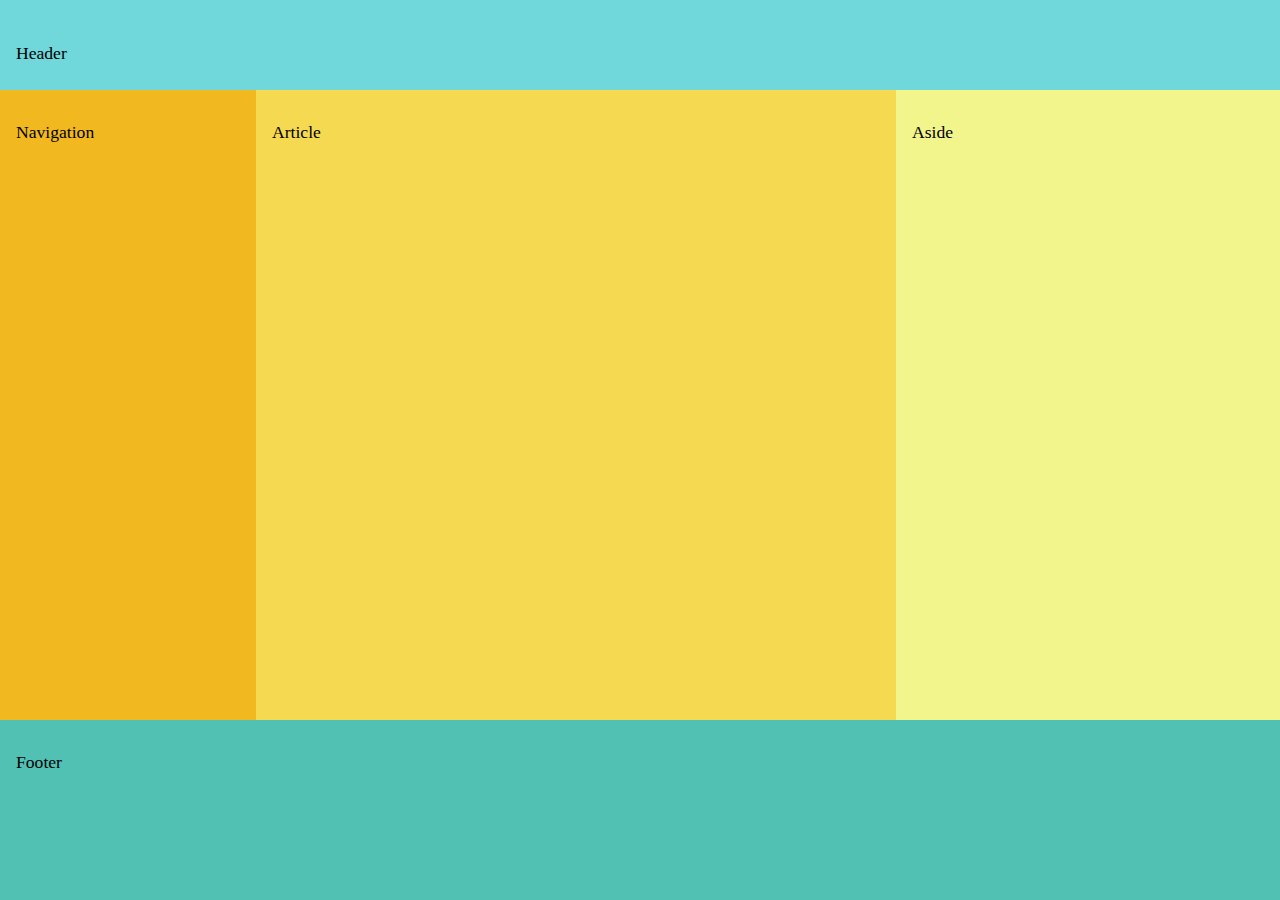
<file: D7/index.html>
<!-- Implementa il layout allegato utilizzando flex box. -->

<!DOCTYPE html>
<html lang="en">
<head>
    <meta charset="UTF-8">
    <meta http-equiv="X-UA-Compatible" content="IE=edge">
    <meta name="viewport" content="width=device-width, initial-scale=1.0">
    <link rel="stylesheet" href="style.css">
    <title>EPICODE M1 D7 | Matteo Lanci</title>
</head>
<body>
    <header>
        <p>Header</p>
    </header>
    <main>
        <div class="navigation">
            <p>Navigation</p>
        </div>
        <div class="article">
            <p>Article</p>
        </div>
        <div class="aside">
            <p>Aside</p>
        </div>
    </main>
    <footer>
        <p>Footer</p>
    </footer>
</body>
</html>
</file>
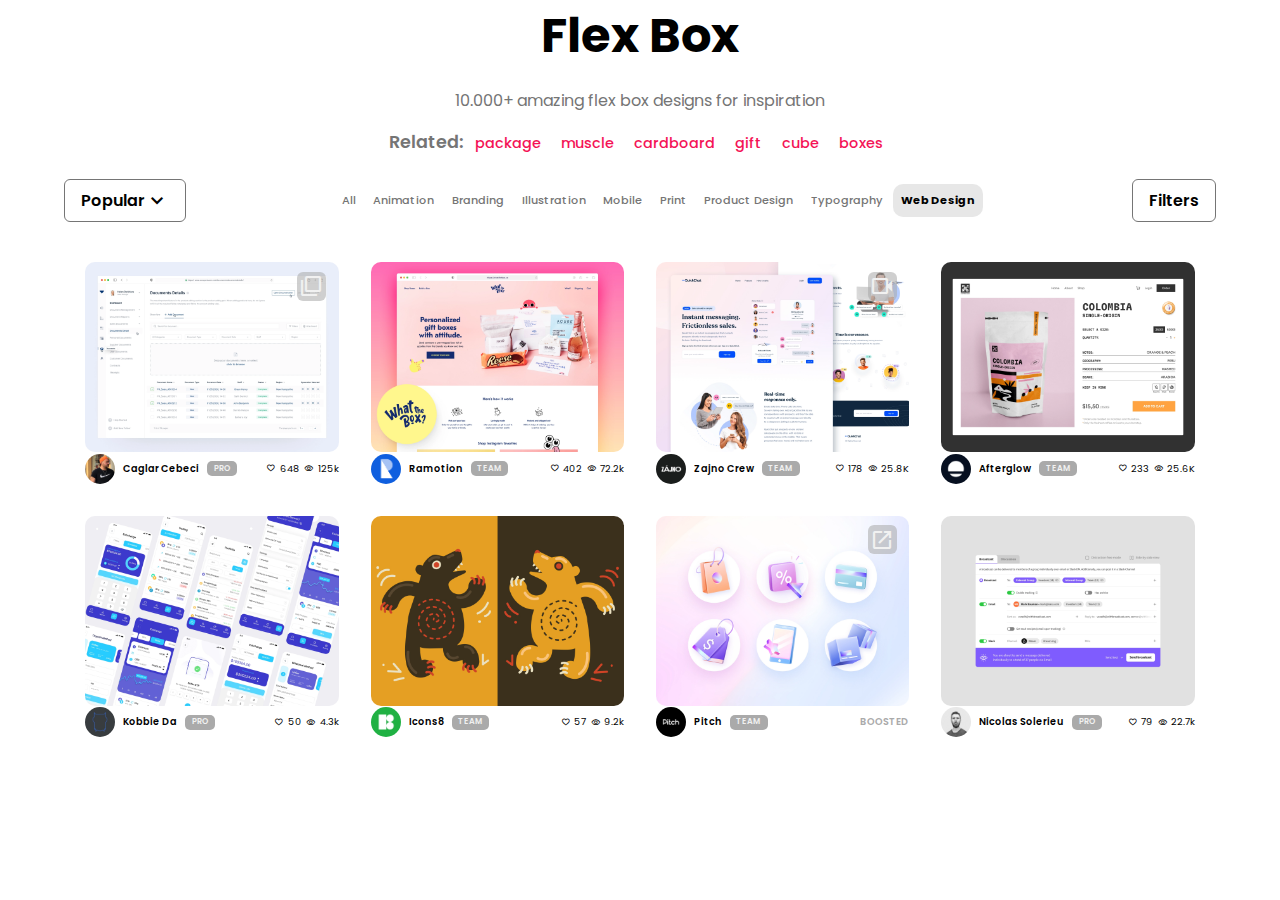
<file: D7b/index.html>
<!-- Trasforma il mockup allegato in una pagina HTML+CSS.
Negli allegati troverai anche tutti gli asset necessari.

L’implementazione deve utilizzare flexbox! -->

<!DOCTYPE html>
<html lang="en">
  <head>
    <meta charset="UTF-8" />
    <meta http-equiv="X-UA-Compatible" content="IE=edge" />
    <meta name="viewport" content="width=device-width, initial-scale=1.0" />
    <link rel="stylesheet" href="style.css" />
    <link
      rel="stylesheet"
      href="https://fonts.googleapis.com/css2?family=Material+Symbols+Rounded:opsz,wght,FILL,GRAD@20..48,100..700,0..1,-50..200"
    />
    <link
      rel="stylesheet"
      href="https://fonts.googleapis.com/css2?family=Material+Symbols+Outlined:opsz,wght,FILL,GRAD@48,400,0,0"
    />
    <!-- ! ICON FOR FIRST THUMB-HOVER (BELOW) -->
    <link
      rel="stylesheet"
      href="https://fonts.googleapis.com/css2?family=Material+Symbols+Outlined:opsz,wght,FILL,GRAD@20..48,100..700,0..1,-50..200"
    />
    <title>DRIBBBLE MOCKOUP | Matteo Lanci</title>
  </head>
  <body>
    <header>
      <div class="title-section">
        <h1 class="title">Flex Box</h1>
        <p class="subtitle">10.000+ amazing flex box designs for inspiration</p>
      </div>
    </header>

    <main>
      <div class="related">
        <span>Related:</span>
        <a href="#">package</a>
        <a href="#">muscle</a>
        <a href="#">cardboard</a>
        <a href="#">gift</a>
        <a href="#">cube</a>
        <a href="#">boxes</a>
      </div>

      <section class="main-wrapper">
        <div class="main-heading">
          <div class="heading-btn left-btn">
            <a href="#">
              <span>Popular</span>
              <span class="material-symbols-outlined"> expand_more </span>
            </a>
            <div class="left-btn-hover">
              <a href="#" class="active"><p>Popular</p></a>
              <a href="#"><p>Following</p></a>
              <a href="#"> <p>New & Noteworthy</p></a>
              <a href="#"><p>Marketplace</p></a>
            </div>
          </div>

          <div class="categories">
            <a href="#">All</a>
            <a href="#">Animation</a>
            <a href="#">Branding</a>
            <a href="#">Illustration</a>
            <a href="#">Mobile</a>
            <a href="#">Print</a>
            <a href="#">Product Design</a>
            <a href="#">Typography</a>
            <a href="#" class="active">Web Design</a>
          </div>

          <div class="heading-btn">
            <a href="#">Filters</a>
          </div>
        </div>

        <div class="thumbs-wrapper">
          <!-- THUMB 1 -->
          <div class="thumb">
            <figure class="shot-image">
              <img src="./assets/caglar.jpeg" alt="caglar cebeci" />
              <span class="material-symbols-outlined thumb-icon">
                filter_none
              </span>
              <div class="img-info-hover">
                <span class="text-hover-shot">Caglar Cebeci Project</span>
                <div class="icon-hover-shot">
                  <span class="material-symbols-outlined save-icon">
                    bookmark_add
                  </span>
                  <span class="material-symbols-rounded like-icon">
                    favorite
                  </span>
                </div>
              </div>
            </figure>
            <div class="thumb-detail-wrapper">
              <div class="user-info">
                <a href="#">
                  <img
                    class="propic"
                    src="./assets/propic/caglar-cebeci.webp"
                    alt="caglar cebeci"
                  />
                  <span class="userId">Caglar Cebeci</span>
                </a>
                <a href="#">
                  <span class="badge">PRO</span>
                </a>
              </div>
              <div class="shot-stats">
                <div class="like-stats">
                  <a href="#"
                    ><span class="material-symbols-rounded like-icon">
                      favorite
                    </span>
                    <span class="like-counter">648</span></a
                  >
                </div>
                <div class="views-stats">
                  <span class="material-symbols-rounded"> visibility </span>
                  <span class="views-counter">125k</span>
                </div>
              </div>
            </div>
          </div>

          <!-- THUMB 2 -->
          <div class="thumb">
            <figure class="shot-image">
              <img src="./assets/ramotion.jpeg" alt="Ramotion" />
              <div class="img-info-hover">
                <span class="text-hover-shot">Ramotion Project</span>
                <div class="icon-hover-shot">
                  <span class="material-symbols-outlined save-icon">
                    bookmark_add
                  </span>
                  <span class="material-symbols-rounded like-icon">
                    favorite
                  </span>
                </div>
              </div>
            </figure>
            <div class="thumb-detail-wrapper">
              <div class="user-info">
                <a href="#">
                  <img
                    class="propic"
                    src="./assets/propic/ramotion.png"
                    alt="caglar cebeci"
                  />
                  <span class="userId">Ramotion</span>
                </a>
                <a href="#">
                  <span class="badge">TEAM</span>
                </a>
              </div>
              <div class="shot-stats">
                <div class="like-stats">
                  <a href="#"
                    ><span class="material-symbols-rounded like-icon">
                      favorite
                    </span>
                    <span class="like-counter">402</span></a
                  >
                </div>
                <div class="views-stats">
                  <span class="material-symbols-rounded"> visibility </span>
                  <span class="views-counter">72.2k</span>
                </div>
              </div>
            </div>
          </div>

          <!-- THUMB 3 -->
          <div class="thumb">
            <figure class="shot-image">
              <img src="./assets/zajno.jpeg" alt="zajno crew" />
              <span class="material-symbols-outlined thumb-icon">
                videocam
              </span>
              <div class="img-info-hover">
                <span class="text-hover-shot">Zajno Crew Project</span>
                <div class="icon-hover-shot">
                  <span class="material-symbols-outlined save-icon">
                    bookmark_add
                  </span>
                  <span class="material-symbols-rounded like-icon">
                    favorite
                  </span>
                </div>
              </div>
            </figure>
            <div class="thumb-detail-wrapper">
              <div class="user-info">
                <a href="#">
                  <img
                    class="propic"
                    src="./assets/propic/zajno.webp"
                    alt="caglar cebeci"
                  />
                  <span class="userId">Zajno Crew</span>
                </a>
                <a href="#">
                  <span class="badge">TEAM</span>
                </a>
              </div>
              <div class="shot-stats">
                <div class="like-stats">
                  <a href="#"
                    ><span class="material-symbols-rounded like-icon">
                      favorite
                    </span>
                    <span class="like-counter">178</span></a
                  >
                </div>
                <div class="views-stats">
                  <span class="material-symbols-rounded"> visibility </span>
                  <span class="views-counter">25.8K</span>
                </div>
              </div>
            </div>
          </div>

          <!-- THUMB 4 -->
          <div class="thumb">
            <figure class="shot-image">
              <img src="./assets/afterglow.jpeg" alt="Afterglow" />
              <div class="img-info-hover">
                <span class="text-hover-shot">Afterglow Project</span>
                <div class="icon-hover-shot">
                  <span class="material-symbols-outlined save-icon">
                    bookmark_add
                  </span>
                  <span class="material-symbols-rounded like-icon">
                    favorite
                  </span>
                </div>
              </div>
            </figure>
            <div class="thumb-detail-wrapper">
              <div class="user-info">
                <a href="#">
                  <img
                    class="propic"
                    src="./assets/propic/afterglow.webp"
                    alt="caglar cebeci"
                  />
                  <span class="userId">Afterglow</span>
                </a>
                <a href="#">
                  <span class="badge">TEAM</span>
                </a>
              </div>
              <div class="shot-stats">
                <div class="like-stats">
                  <a href="#"
                    ><span class="material-symbols-rounded like-icon">
                      favorite
                    </span>
                    <span class="like-counter">233</span></a
                  >
                </div>
                <div class="views-stats">
                  <span class="material-symbols-rounded"> visibility </span>
                  <span class="views-counter">25.6K</span>
                </div>
              </div>
            </div>
          </div>

          <!-- THUMB 5 -->
          <div class="thumb">
            <figure class="shot-image">
              <img src="./assets/kobbieDa.jpeg" alt="Kobbie Da" />
              <div class="img-info-hover">
                <span class="text-hover-shot">Kobbie Da Project</span>
                <div class="icon-hover-shot">
                  <span class="material-symbols-outlined save-icon">
                    bookmark_add
                  </span>
                  <span class="material-symbols-rounded like-icon">
                    favorite
                  </span>
                </div>
              </div>
            </figure>
            <div class="thumb-detail-wrapper">
              <div class="user-info">
                <a href="#">
                  <img
                    class="propic"
                    src="./assets/propic/kobbie_da.webp"
                    alt="caglar cebeci"
                  />
                  <span class="userId">Kobbie Da</span>
                </a>
                <a href="#">
                  <span class="badge">PRO</span>
                </a>
              </div>
              <div class="shot-stats">
                <div class="like-stats">
                  <a href="#"
                    ><span class="material-symbols-rounded like-icon">
                      favorite
                    </span>
                    <span class="like-counter">50</span></a
                  >
                </div>
                <div class="views-stats">
                  <span class="material-symbols-rounded"> visibility </span>
                  <span class="views-counter">4.3k</span>
                </div>
              </div>
            </div>
          </div>

          <!-- THUMB 6 -->
          <div class="thumb">
            <figure class="shot-image">
              <img src="./assets/icon8.jpeg" alt="Icons8" />
              <div class="img-info-hover">
                <span class="text-hover-shot">Icons8 Project</span>
                <div class="icon-hover-shot">
                  <span class="material-symbols-outlined save-icon">
                    bookmark_add
                  </span>
                  <span class="material-symbols-rounded like-icon">
                    favorite
                  </span>
                </div>
              </div>
            </figure>
            <div class="thumb-detail-wrapper">
              <div class="user-info">
                <a href="#">
                  <img
                    class="propic"
                    src="./assets/propic/icons8.webp"
                    alt="caglar cebeci"
                  />
                  <span class="userId">Icons8</span>
                </a>
                <a href="#">
                  <span class="badge">TEAM</span>
                </a>
              </div>
              <div class="shot-stats">
                <div class="like-stats">
                  <a href="#"
                    ><span class="material-symbols-rounded like-icon">
                      favorite
                    </span>
                    <span class="like-counter">57</span></a
                  >
                </div>
                <div class="views-stats">
                  <span class="material-symbols-rounded"> visibility </span>
                  <span class="views-counter">9.2k</span>
                </div>
              </div>
            </div>
          </div>

          <!-- THUMB 7 -->
          <div class="thumb">
            <figure class="shot-image">
              <img src="./assets/pitch.jpeg" alt="Pitch" />
              <span class="material-symbols-outlined thumb-icon">
                open_in_new
              </span>
              <div class="img-info-hover">
                <span class="text-hover-shot">Pitch Project</span>
                <div class="icon-hover-shot">
                  <span class="material-symbols-outlined save-icon">
                    bookmark_add
                  </span>
                  <span class="material-symbols-rounded like-icon">
                    favorite
                  </span>
                </div>
              </div>
            </figure>
            <div class="thumb-detail-wrapper">
              <div class="user-info">
                <a href="#">
                  <img
                    class="propic"
                    src="./assets/propic/pitch.webp"
                    alt="caglar cebeci"
                  />
                  <span class="userId">Pitch</span>
                </a>
                <a href="#">
                  <span class="badge">TEAM</span>
                </a>
              </div>
              <div class="shot-stats">
                <div class="boosted">
                  <a href="#"><span class="boosted">BOOSTED</span></a>
                </div>
              </div>
            </div>
          </div>

          <!-- THUMB 8 -->
          <div class="thumb">
            <figure class="shot-image">
              <img src="./assets/nicolas.jpeg" alt="Nicolas Solerieu" />
              <div class="img-info-hover">
                <span class="text-hover-shot">Nicolas Solerieu Project</span>
                <div class="icon-hover-shot">
                  <span class="material-symbols-outlined save-icon">
                    bookmark_add
                  </span>
                  <span class="material-symbols-rounded like-icon">
                    favorite
                  </span>
                </div>
              </div>
            </figure>
            <div class="thumb-detail-wrapper">
              <div class="user-info">
                <a href="#">
                  <img
                    class="propic"
                    src="./assets/propic/nicolas_solerieu.webp"
                    alt="caglar cebeci"
                  />
                  <span class="userId">Nicolas Solerieu</span>
                </a>
                <a href="#">
                  <span class="badge">PRO</span>
                </a>
              </div>
              <div class="shot-stats">
                <div class="like-stats">
                  <a href="#"
                    ><span class="material-symbols-rounded like-icon">
                      favorite
                    </span>
                    <span class="like-counter">79</span></a
                  >
                </div>
                <div class="views-stats">
                  <span class="material-symbols-rounded"> visibility </span>
                  <span class="views-counter">22.7k</span>
                </div>
              </div>
            </div>
          </div>
        </div>
      </section>
    </main>
  </body>
</html>
</file>
<file: D7/style.css>
* {
  margin: 0;
  padding: 0;
  box-sizing: border-box;
  list-style: none;
  text-decoration: none;
}

body {
  width: 100%;
  height: 100vh;
  display: flex;
  flex-direction: column;
  align-items: center;
  justify-content: center;
  font-size: 1.1rem;
}

header {
  width: 100%;
  height: 10vh;
  display: flex;
  align-items: center;
  justify-content: flex-start;
  background: #70d7da;
}

header p {
  padding-left: 1rem;
  padding-top: 1rem;
}

main {
  width: 100%;
  display: flex;
  align-items: center;
  justify-content: center;
}

.navigation {
  background: #f1b91f;
  width: 20%;
  height: 70vh;
  display: flex;
  align-items: stretch;
  justify-content: flex-start;
  padding-left: 1rem;
  padding-top: 2rem;
}

.article {
  background: #f5da51;
  width: 50%;
  height: 70vh;
  display: flex;
  align-items: stretch;
  justify-content: flex-start;
  padding-left: 1rem;
  padding-top: 2rem;
}

.aside {
  background: #f1f58b;
  width: 30%;
  height: 70vh;
  display: flex;
  align-items: stretch;
  justify-content: flex-start;
  padding-left: 1rem;
  padding-top: 2rem;
}

footer {
  width: 100%;
  display: flex;
  align-items: flex-start;
  justify-content: flex-start;
  height: 20vh;
  background: #51c1b4;
}

footer p {
  padding-left: 1rem;
  padding-top: 2rem;
}
</file>
<file: D7b/style.css>
@import url("https://fonts.googleapis.com/css2?family=Poppins:wght@100;200;300;400;500;600;700;800&display=swap");

* {
  margin: 0;
  padding: 0;
  box-sizing: border-box;
  list-style: none;
  text-decoration: none;
  user-select: none;
}

body {
  min-height: 100vh;
  width: 100%;
  font-family: "Poppins", sans-serif;
  display: flex;
  flex-direction: column;
  justify-content: stretch;
  align-items: center;
}

/* ----------------- HEADER SECTION ----------------- */

header {
  display: flex;
  justify-content: center;
  align-items: center;
  width: 100%;
  /* background: #b66666a1; */
}
header .title-section {
  display: flex;
  flex-direction: column;
  justify-content: center;
  align-items: center;
  gap: 1rem;
}
.title-section h1 {
  font-size: 3rem;
  cursor: pointer;
}
.title-section p {
  font-size: 1rem;
  color: #757575;
}

/* ----------------- MAIN SECTION ----------------- */

main {
  display: flex;
  flex-direction: column;
  justify-content: center;
  align-items: center;
  width: 90%;
  /* background: #b2b666a1; */
}

.related {
  width: 100%;
  padding: 1rem;
  text-align: center;
  font-size: 0.9rem;
}
.related span {
  font-weight: 600;
  font-size: 1.1rem;
  color: #757575;
}
.related a {
  color: #f41356;
  margin: 0px 0.5rem;
  font-weight: 500;
}
.related a:hover {
  color: #b90f42;
  text-decoration: underline;
}

main .main-wrapper {
  width: 100%;
}
main .main-wrapper a {
  color: currentColor;
  font-size: 1rem;
}

main .main-wrapper .main-heading {
  display: flex;
  justify-content: space-between;
  align-items: center;
  padding: 0.5rem 0px;
  margin-bottom: 1rem;
  /* border: 1px solid red; */
}
.main-heading .left-btn {
  position: relative;
}
.main-heading .left-btn .left-btn-hover {
  position: absolute;
  z-index: 0;
  border: 2px solid #cccccc;
  bottom: -200px;
  left: -300px;
  border-radius: 6px;
  background: #ffffff;
  transition-delay: 0.3s;
  opacity: 0;
  display: flex;
  gap: 0.5rem;
  flex-direction: column;
  width: 200%;
}
.left-btn-hover .active {
  color: #ea4c89;
}
.left-btn-hover a {
  padding: 1rem;
  height: 1rem;
}
.left-btn a:hover {
  color: #ea4c89;
}
.left-btn-hover a:last-child {
  padding: 2rem 1rem;
  border-top: 1px solid #3a3a3a;
  width: 100%;
}
.main-heading .left-btn:hover .left-btn-hover {
  opacity: 1;
  left: 0;
  z-index: 1;
}
.main-heading .left-btn a {
  display: flex;
  align-items: center;
}
.main-heading .left-btn a:hover span:last-child {
  transform: rotate(180deg);
  transition: 0.5s;
}

.main-heading .heading-btn {
  background-color: transparent;
  border: 1px solid #757575;
  border-radius: 6px;
  font-weight: 600;
  padding: 0.5rem 1rem;
}
.heading-btn:hover {
  border: 3px solid #e99cba;
  margin: -2px;
}

/* ? ADDED 14.03 - for responsive I want to hide part of categories with the possibility to scroll itself in x-assis (no problem in after min-width 1050px)   */
.main-heading .categories {
  display: flex;
  flex-wrap: wrap;
  overflow: hidden;
}
/* ? END OF THE ADD 14.03*/

.main-heading .categories a {
  margin-right: 1rem;
  font-size: 1rem;
  font-weight: 500;
  padding: 0.5rem;
  border-radius: 10px;
  transition: 0.2s;
  color: #757575;
}
.categories .active {
  background: #7575752c;
  font-weight: 700 !important;
  color: #000 !important;
  padding: 0.5rem;
  border-radius: 10px;
}
.categories a:hover {
  background: #7575752c;
  padding: 0.5rem;
  border-radius: 10px;
}

.thumbs-wrapper {
  width: 100%;
  padding: 1rem 0px;
  display: flex;
  justify-content: space-between;
  align-items: center;
  gap: 3rem;
  flex-wrap: wrap;
}

.thumb {
  max-width: 22%;
  min-width: 250px;
  /* border: 1px solid red; */
  display: flex;
  justify-content: center;
  flex-direction: column;
  align-items: space-between;
  gap: 0.5rem;
  transition: all 0.3s;
}
.thumb .shot-image {
  display: flex;
  justify-content: center;
  align-items: center;
  cursor: pointer;
  position: relative;
}

.thumb-icon {
  position: absolute;
  top: 5%;
  right: 5%;
  background: #aaaaaa90;
  padding: 1%;
  border-radius: 6px;
  color: #f1f1f1;
  transition: 0.5s;
}
.thumb-icon:hover {
  background: #f1f1f190;
  color: #757575;
}

.shot-image .img-info-hover {
  position: absolute;
  bottom: 10%;
  font-size: 1rem;
  font-weight: 600;
  color: #f1f1f1;
  display: flex;
  align-items: center;
  justify-content: space-between;
  width: 90%;
  transition: all 0.5s;
  opacity: 0;
}
.shot-image:hover .img-info-hover {
  opacity: 1;
}

.img-info-hover .text-hover-shot {
  white-space: nowrap;
  overflow: hidden;
  text-overflow: ellipsis;
  max-width: 70%;
}

.img-info-hover .icon-hover-shot {
  display: flex;
  justify-content: center;
  align-items: center;
  gap: 0.5rem;
}

.icon-hover-shot .save-icon,
.icon-hover-shot .like-icon {
  background: #b9b8b8;
  padding: 0.2rem;
  border-radius: 5px;
  transition: all 0.3s;
}
.icon-hover-shot .save-icon:hover {
  background: #d9b31b;
  color: #3a3a3a;
}
.icon-hover-shot .save-icon:active {
  background: #997e11;
  color: #3a3a3a;
}

.icon-hover-shot .like-icon:hover {
  background: #af0b18;
}
.icon-hover-shot .like-icon:active {
  background: #830812;
  transform: scale(1.2);
}

.thumb .shot-image:before {
  content: "";
  position: absolute;
  bottom: 0;
  left: 0;
  width: 100%;
  height: 40%;
  border-bottom-left-radius: 10px;
  border-bottom-right-radius: 10px;
  opacity: 0;
  transition: all 0.5s;
  background: linear-gradient(to top, #3a3a3a, #00000000);
}
.thumb .shot-image:hover:before {
  opacity: 1;
}

.thumb figure img {
  width: 100%;
  border-radius: 10px;
  text-align: center;
  display: flex;
  justify-content: center;
  align-items: center;
}

.thumb-detail-wrapper {
  display: flex;
  justify-content: space-between;
  align-items: center;
  width: 100%;
}
.user-info {
  display: flex;
  align-items: center;
  justify-content: center;
  /* border: 1px solid red; */
  gap: 0.5rem;
}
.user-info a {
  display: flex;
  align-items: center;
  justify-content: center;
  gap: 0.5rem;
  font-weight: 600;
}
.user-info a img {
  width: 30px;
  border-radius: 50%;
}
.user-info .userId {
  font-size: 0.8rem;
}
.user-info a .badge {
  font-size: 0.6rem;
  background: #aaaaaa;
  color: #f1f1f1;
  padding: 0.1rem 0.4rem;
  border-radius: 5px;
  transition: 0.2s;
}
.user-info a .badge:hover {
  background: #ea4c89;
}

.shot-stats {
  /* border: 1px solid red; */
  display: flex;
  justify-content: center;
  align-items: center;
  gap: 0.6rem;
  font-size: 0.8rem;
}
.like-stats a {
  display: flex;
  justify-content: center;
  align-items: center;
  gap: 0.2rem;
}
.like-stats a .like-counter {
  font-size: 0.8rem;
}
.like-stats a .like-icon:hover {
  color: #ea4c89;
  transition: 0.2s;
}
.like-stats a .like-icon:active {
  color: #752745;
  transform: scale(1.5);
}
.views-stats {
  display: flex;
  justify-content: center;
  align-items: center;
  gap: 0.2rem;
}

.boosted {
  display: flex;
  justify-content: center;
  align-items: center;
  font-size: 0.9rem;
  color: #aaaaaa;
}
.boosted a {
  font-weight: 600;
  text-transform: uppercase;
}
.boosted:hover {
  color: #ea4c89;
}

/* ! RESPONSIVE FINO A MIN WIDTH 1050PX */
@media only screen and (max-width: 1400px) {
  .thumbs-wrapper {
    width: 100%;
    padding: 1rem 0px;
    display: flex;
    justify-content: center;
    align-items: center;
    gap: 3rem;
    flex-wrap: wrap;
  }

  .main-heading .categories a {
    margin-right: 0.1rem;
    font-size: 0.9rem;
  }

  .thumb {
    /* width: 20%; */
    min-width: 300px;
    /* border: 1px solid red; */
    display: flex;
    justify-content: center;
    flex-direction: column;
    align-items: space-between;
    gap: 0.1rem;
    transition: all 0.3s;
  }

  .user-info a .userId,
  .shot-stats .like-stats a span,
  .shot-stats .views-stats span,
  .boosted {
    font-size: 0.6rem;
  }

  .user-info a .badge {
    font-size: 0.4rem;
  }

  .shot-stats {
    gap: 0.3rem;
  }
}

@media only screen and (max-width: 1399px) {
  .thumbs-wrapper {
    width: 100%;
    padding: 1rem 0px;
    display: flex;
    justify-content: center;
    align-items: center;
    gap: 2rem;
    flex-wrap: wrap;
  }

  .main-heading .categories a {
    margin-right: 0.1rem;
    font-size: 0.7rem;
  }

  .thumb {
    /* width: 20%; */
    min-width: 200px;
    /* border: 1px solid red; */
    display: flex;
    justify-content: center;
    flex-direction: column;
    align-items: space-between;
    gap: 0.1rem;
    transition: all 0.3s;
  }

  .user-info a .userId,
  .shot-stats .like-stats a span,
  .shot-stats .views-stats span,
  .boosted {
    font-size: 0.6rem;
  }

  .user-info a .badge {
    font-size: 0.5rem;
  }

  .shot-stats {
    gap: 0.3rem;
  }
}
</file>
